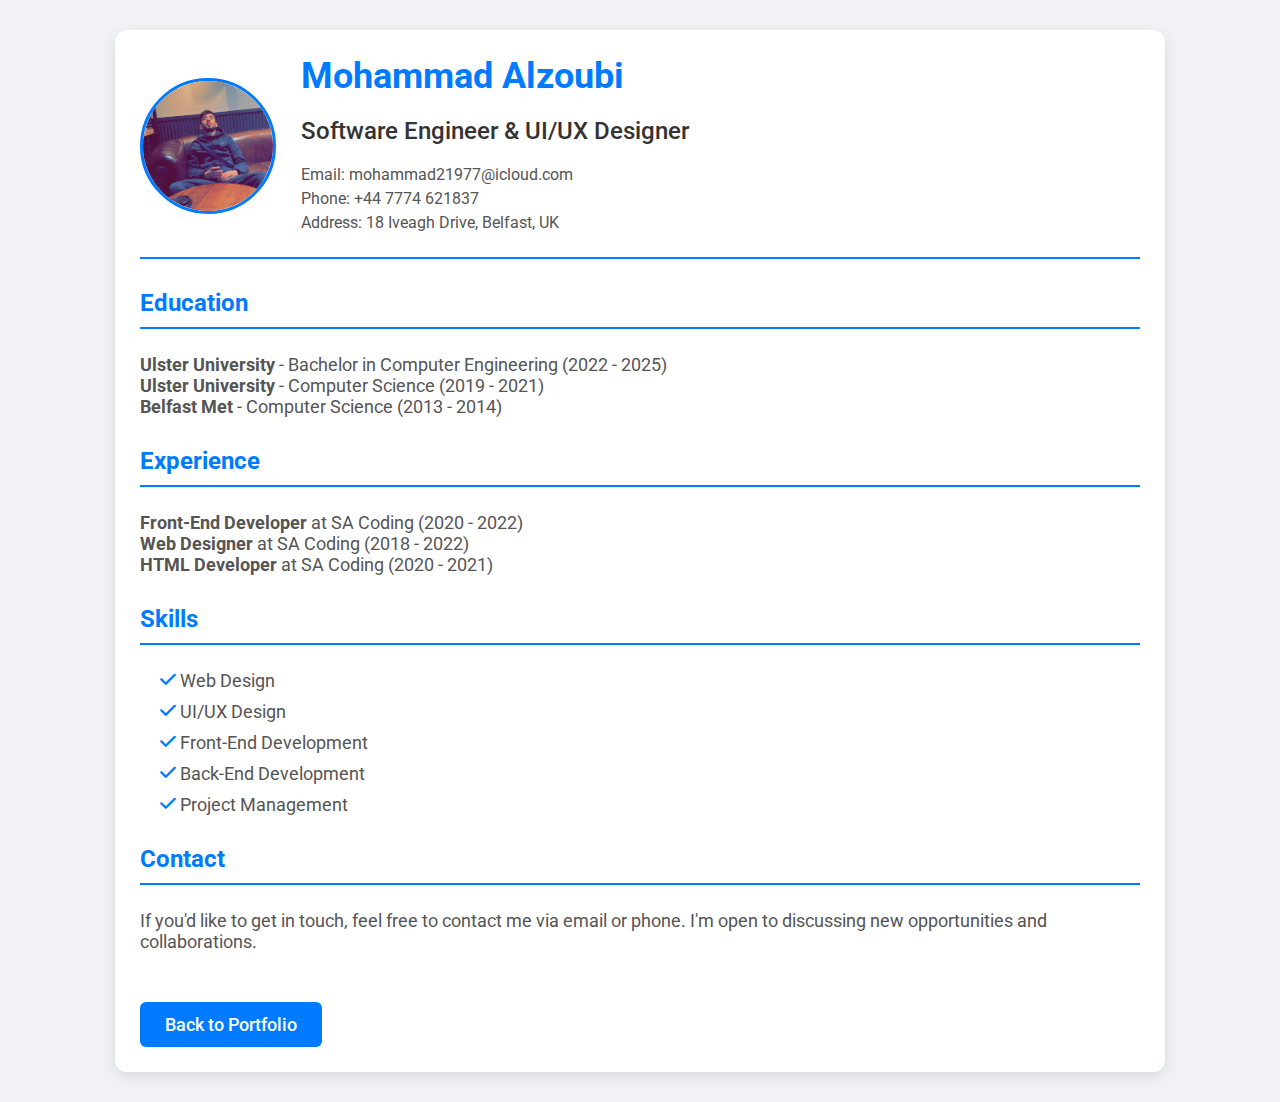
<file: Mohammad.Alzoubi1/cv.html>
<!DOCTYPE html>
<html lang="en">

<head>
    <meta charset="UTF-8">
    <meta http-equiv="X-UA-Compatible" content="IE=edge">
    <meta name="viewport" content="width=device-width, initial-scale=1.0">
    <title>My CV</title>
    <link rel="stylesheet" href="style.css">
    <!-- Bootstrap links -->
    <link href="https://cdn.jsdelivr.net/npm/bootstrap@5.0.2/dist/css/bootstrap.min.css" rel="stylesheet"
        integrity="sha384-EVSTQN3/azprG1Anm3QDgpJLIm9Nao0Yz1ztcQTwFspd3yD65VohhpuuCOmLASjC" crossorigin="anonymous">
    <!-- Font Awesome -->
    <link rel="stylesheet" href="https://cdnjs.cloudflare.com/ajax/libs/font-awesome/6.2.0/css/all.min.css">
    <!-- Fonts -->
    <link rel="preconnect" href="https://fonts.googleapis.com">
    <link rel="preconnect" href="https://fonts.gstatic.com" crossorigin>
    <link href="https://fonts.googleapis.com/css2?family=Roboto:wght@400;500;700&display=swap" rel="stylesheet">
    <style>
        body {
            font-family: 'Roboto', sans-serif;
            background-color: #f0f2f5;
            color: #333;
            margin: 0;
            padding: 0;
        }
        
        .cv-container {
            max-width: 1000px;
            margin: 30px auto;
            background: #fff;
            padding: 25px;
            border-radius: 12px;
            box-shadow: 0 4px 15px rgba(0, 0, 0, 0.1);
            position: relative;
        }

        .cv-header {
            display: flex;
            align-items: center;
            border-bottom: 2px solid #007bff;
            padding-bottom: 20px;
            margin-bottom: 30px;
        }

        .cv-header img {
            border-radius: 50%;
            width: 130px;
            height: 130px;
            object-fit: cover;
            margin-right: 25px;
            border: 3px solid #007bff;
        }

        .cv-header h1 {
            margin: 0;
            color: #007bff;
            font-weight: 700;
            font-size: 36px;
        }

        .cv-header h2 {
            color: #333;
            font-weight: 500;
            font-size: 24px;
        }

        .cv-header p {
            font-size: 16px;
            margin: 5px 0;
            color: #555;
        }

        .section-title {
            border-bottom: 2px solid #007bff;
            padding-bottom: 10px;
            margin-bottom: 25px;
            color: #007bff;
            font-size: 24px;
            font-weight: 700;
        }

        .section {
            margin-bottom: 30px;
        }

        .section p,
        .section ul {
            margin: 0;
            font-size: 18px;
            color: #555;
        }

        .section ul {
            padding-left: 20px;
            list-style: none;
        }

        .section ul li {
            position: relative;
            padding-left: 20px;
            margin-bottom: 10px;
        }

        .section ul li::before {
            content: "\f00c";
            font-family: "Font Awesome 6 Free";
            font-weight: 900;
            position: absolute;
            left: 0;
            top: 0;
            color: #007bff;
        }

        .btn-back {
            display: inline-block;
            margin-top: 20px;
            padding: 12px 25px;
            background-color: #007bff;
            color: #fff;
            text-decoration: none;
            border-radius: 6px;
            text-align: center;
            font-size: 18px;
            font-weight: 500;
            transition: background-color 0.3s ease;
        }

        .btn-back:hover {
            background-color: #0056b3;
        }
    </style>
</head>

<body>

    <div class="cv-container">
        <div class="cv-header">
            <img src="photo/7.JPG" alt="Your Photo">
            <div>
                <h1>Mohammad Alzoubi</h1>
                <h2>Software Engineer & UI/UX Designer</h2>
                <p>Email: mohammad21977@icloud.com</p>
                <p>Phone: +44 7774 621837</p>
                <p>Address: 18 Iveagh Drive, Belfast, UK</p>
            </div>
        </div>

        <div class="section">
            <h2 class="section-title">Education</h2>
            <p><strong>Ulster University</strong> - Bachelor in Computer Engineering (2022 - 2025)</p>
            <p><strong>Ulster University</strong> - Computer Science (2019 - 2021)</p>
            <p><strong>Belfast Met</strong> - Computer Science (2013 - 2014)</p>
        </div>

        <div class="section">
            <h2 class="section-title">Experience</h2>
            <p><strong>Front-End Developer</strong> at SA Coding (2020 - 2022)</p>
            <p><strong>Web Designer</strong> at SA Coding (2018 - 2022)</p>
            <p><strong>HTML Developer</strong> at SA Coding (2020 - 2021)</p>
        </div>

        <div class="section">
            <h2 class="section-title">Skills</h2>
            <ul>
                <li>Web Design</li>
                <li>UI/UX Design</li>
                <li>Front-End Development</li>
                <li>Back-End Development</li>
                <li>Project Management</li>
            </ul>
        </div>

        <div class="section">
            <h2 class="section-title">Contact</h2>
            <p>If you'd like to get in touch, feel free to contact me via email or phone. I'm open to discussing new opportunities and collaborations.</p>
        </div>

        <a href="index.html" class="btn-back">Back to Portfolio</a>
    </div>

    <!-- Bootstrap Scripts -->
    <script src="https://cdn.jsdelivr.net/npm/bootstrap@5.0.2/dist/js/bootstrap.bundle.min.js"
        integrity="sha384-MrcW6ZMFYlzcLA8Nl+NtUVF0sA7MsXsP1UyJoMp4YLEuNSfAP+JcXn/tWtIaxVXM" crossorigin="anonymous"></script>
</body>

</html>
</file>
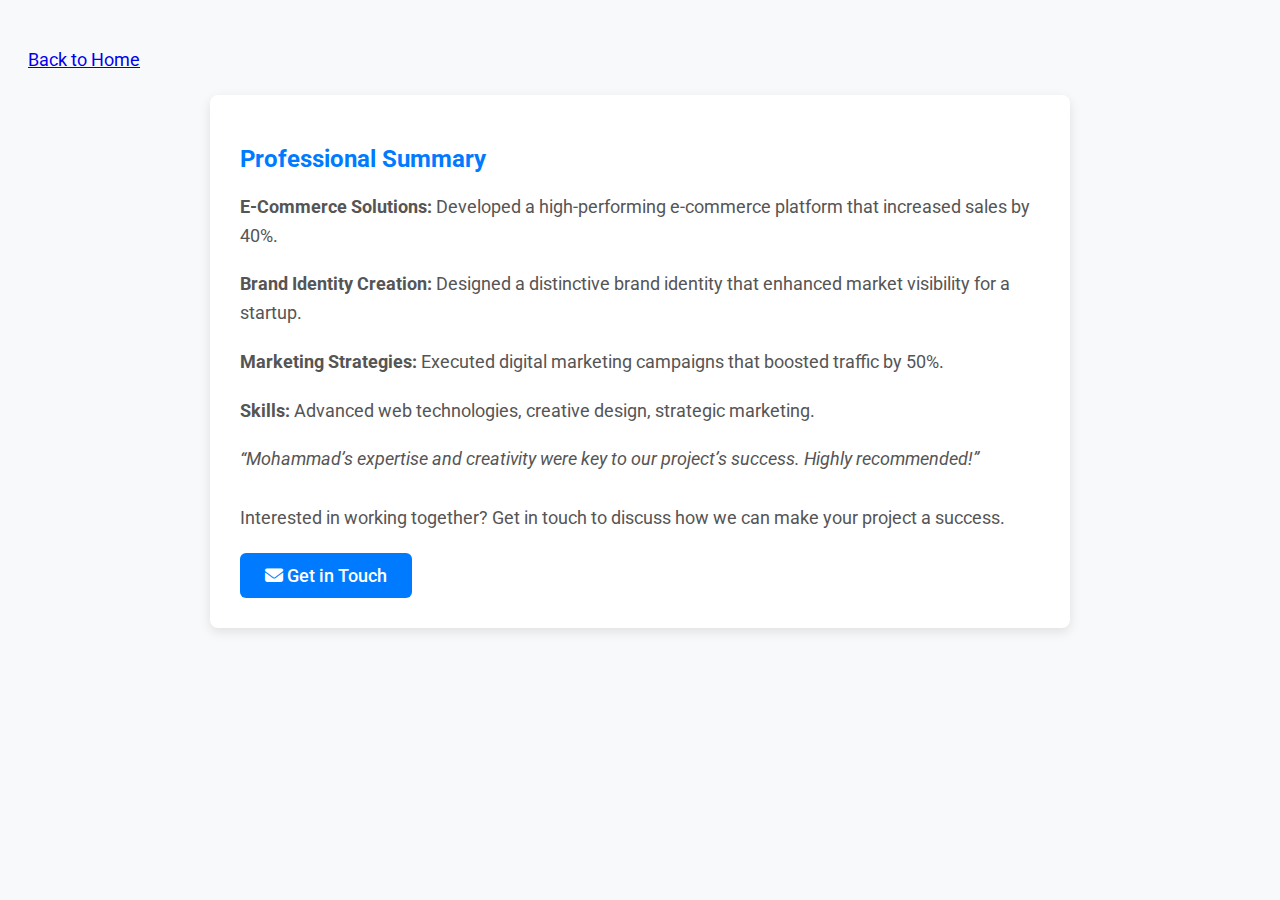
<file: Mohammad.Alzoubi1/Getintouch.html>
<!DOCTYPE html>
<html lang="en">

<head>
    <meta charset="UTF-8">
    <meta http-equiv="X-UA-Compatible" content="IE=edge">
    <meta name="viewport" content="width=device-width, initial-scale=1.0">
    <title>Professional Summary</title>
    <!-- Bootstrap CSS -->
    <link href="https://cdn.jsdelivr.net/npm/bootstrap@5.0.2/dist/css/bootstrap.min.css" rel="stylesheet"
        integrity="sha384-EVSTQN3/azprG1Anm3QDgpJLIm9Nao0Yz1ztcQTwFspd3yD65VohhpuuCOmLASjC" crossorigin="anonymous">
        <p><a href="index.html">Back to Home</a></p>

    <!-- Font Awesome -->
    <link rel="stylesheet" href="https://cdnjs.cloudflare.com/ajax/libs/font-awesome/6.2.0/css/all.min.css">
    <!-- Google Fonts -->
    <link href="https://fonts.googleapis.com/css2?family=Roboto:wght@400;500;700&display=swap" rel="stylesheet">
    <style>
        body {
            font-family: 'Roboto', sans-serif;
            background-color: #f8f9fa;
            color: #333;
            padding: 20px;
        }

        .content {
            max-width: 800px;
            margin: 0 auto;
            background-color: #fff;
            padding: 30px;
            border-radius: 8px;
            box-shadow: 0 4px 12px rgba(0, 0, 0, 0.1);
        }

        h2 {
            color: #007bff;
            margin-bottom: 20px;
            font-weight: 700;
        }

        p {
            font-size: 18px;
            line-height: 1.6;
            margin-bottom: 20px;
            color: #555;
        }

        .client-feedback {
            font-style: italic;
            margin-bottom: 30px;
        }

        .btn-contact {
            display: inline-block;
            padding: 12px 25px;
            background-color: #007bff;
            color: #fff;
            text-decoration: none;
            border-radius: 6px;
            font-size: 18px;
            font-weight: 500;
            transition: background-color 0.3s ease;
            text-align: center;
        }

        .btn-contact:hover {
            background-color: #0056b3;
        }
    </style>
</head>

<body>

    <div class="content">
        <h2>Professional Summary</h2>
        <p><strong>E-Commerce Solutions:</strong> Developed a high-performing e-commerce platform that increased sales by
            40%.</p>
        <p><strong>Brand Identity Creation:</strong> Designed a distinctive brand identity that enhanced market visibility
            for a startup.</p>
        <p><strong>Marketing Strategies:</strong> Executed digital marketing campaigns that boosted traffic by 50%.</p>
        <p><strong>Skills:</strong> Advanced web technologies, creative design, strategic marketing.</p>

        <div class="client-feedback">
            <p>“Mohammad’s expertise and creativity were key to our project’s success. Highly recommended!”</p>
        </div>

        <p>Interested in working together? Get in touch to discuss how we can make your project a success.</p>
        <a href="mailto:mohammad21977@icloud.com" class="btn-contact"><i class="fa-solid fa-envelope"></i> Get in Touch</a>
    </div>

</body>

</html>
</file>
<file: Mohammad.Alzoubi1/style.css>
/* General Styles */
body {
    font-family: 'Abyssinica SIL', serif;
    margin: 0;
    padding: 0;
    color: #333;
    background-color: #f5f5f5;
}

a {
    text-decoration: none;
    color: inherit;
}

.container {
    width: 90%;
    margin: auto;
    max-width: 1200px;
}

/* Navbar Styles */
.navbar {
    background-color: #343a40;
    padding: 10px 20px;
}

.navbar-brand {
    color: #ffffff;
    font-size: 24px;
    font-weight: bold;
}

.navbar-nav .nav-link {
    color: #ffffff !important;
    margin-right: 15px;
}

.navbar-nav .nav-link:hover {
    color: #adb5bd !important;
}

.navbar-toggler {
    border: none;
}

.navbar-toggler span {
    color: #ffffff;
}

#btncv, #btncv2 {
    background-color: #007bff;
    border: none;
    color: #ffffff;
    padding: 10px 20px;
    border-radius: 5px;
    cursor: pointer;
    font-size: 16px;
    transition: background-color 0.3s ease;
}

#btncv:hover, #btncv2:hover {
    background-color: #0056b3;
}

/* Home Section */
.home {
    position: relative;
    color: #ffffff;
    text-align: center;
    padding: 60px 0;
}

.slider {
    position: relative;
    overflow: hidden;
    height: 100vh;
}

.slide {
    width: 100%;
    height: 100vh;
    object-fit: cover;
    position: absolute;
    top: 0;
    left: 0;
    opacity: 0;
    transition: opacity 1s ease-in-out;
}

.slide.active {
    opacity: 1;
}

.content {
    position: absolute;
    top: 50%;
    left: 50%;
    transform: translate(-50%, -50%);
    padding: 20px;
    max-width: 600px;
}

.content h5 {
    font-size: 24px;
    margin-bottom: 10px;
}

.content h3 {
    font-size: 36px;
    margin: 10px 0;
}

.content h2 {
    font-size: 48px;
    margin: 10px 0;
}

.content p {
    font-size: 18px;
    line-height: 1.5;
}

button {
    padding: 10px 20px;
    border: none;
    color: #ffffff;
    background-color: #007bff;
    cursor: pointer;
    border-radius: 5px;
    font-size: 16px;
    transition: background-color 0.3s ease;
}

button:hover {
    background-color: #0056b3;
}

/* About Section */
#about {
    padding: 60px 0;
}

#about .card img {
    width: 100%;
    height: auto;
    border-radius: 10px;
}

#about h3 {
    font-size: 32px;
    margin-bottom: 15px;
}

#about h5 {
    font-size: 24px;
    color: #007bff;
    margin-bottom: 20px;
}

#about h2 {
    font-size: 24px;
    margin: 10px 0;
}

#about p {
    font-size: 18px;
    line-height: 1.5;
}

/* Services Section */
#services {
    padding: 60px 0;
    background-color: #ffffff;
}

#services h3 {
    font-size: 32px;
    margin-bottom: 20px;
}

#services p {
    font-size: 18px;
    line-height: 1.5;
    margin-bottom: 40px;
}

.card {
    background: #ffffff;
    border: 1px solid #ddd;
    border-radius: 10px;
    padding: 20px;
    text-align: center;
    transition: transform 0.3s ease, box-shadow 0.3s ease;
}

.card i {
    font-size: 40px;
    margin-bottom: 10px;
    color: #007bff;
}

.card:hover {
    transform: translateY(-10px);
    box-shadow: 0 4px 8px rgba(0, 0, 0, 0.2);
}

/* Resume Section */
#resume {
    padding: 60px 0;
}

.hr {
    border-top: 2px solid #007bff;
    margin: 30px 0;
}

#resume h5, #resume h1 {
    text-align: center;
    margin-bottom: 20px;
}

#resume h3 {
    font-size: 28px;
    margin-bottom: 10px;
}

#resume h2 {
    font-size: 22px;
    margin-bottom: 10px;
}

#resume p {
    font-size: 18px;
    line-height: 1.5;
    margin-bottom: 15px;
}

/* Portfolio Section */
#portfolio {
    padding: 60px 0;
}

#portfolio h1 {
    text-align: center;
    font-size: 36px;
    margin-bottom: 20px;
}

#portfolio p {
    text-align: center;
    font-size: 18px;
    margin-bottom: 40px;
}

.card img {
    width: 100%;
    height: auto;
    border-radius: 10px;
}

/* Contact Section */
#contact {
    padding: 60px 0;
}

#contact h1 {
    font-size: 36px;
    margin-bottom: 20px;
}

#contact p {
    font-size: 18px;
    line-height: 1.5;
}

input[type="text"],
input[type="email"],
textarea {
    width: 100%;
    padding: 10px;
    margin-bottom: 20px;
    border: 1px solid #ddd;
    border-radius: 5px;
    font-size: 16px;
}

textarea {
    resize: vertical;
}

#btncontact {
    background-color: #007bff;
    border: none;
    color: #ffffff;
    padding: 10px 20px;
    border-radius: 5px;
    cursor: pointer;
    font-size: 16px;
    transition: background-color 0.3s ease;
}

#btncontact:hover {
    background-color: #0056b3;
}

/* Footer Styles */
#footer {
    background-color: #343a40;
    color: #ffffff;
    padding: 20px 0;
    text-align: center;
}

#footer .icons i {
    font-size: 24px;
    margin: 0 10px;
    color: #ffffff;
    transition: color 0.3s ease;
}

#footer .icons i:hover {
    color: #007bff;
}

#footer .copyright, #footer .credite {
    margin-top: 10px;
}

#footer .credite a {
    color: #007bff;
    text-decoration: none;
}

#footer .credite a:hover {
    text-decoration: underline;
}

/* Arrow Up Button */
.arrow {
    position: fixed;
    bottom: 20px;
    right: 20px;
    background-color: #007bff;
    border-radius: 50%;
    padding: 10px;
    color: #ffffff;
    font-size: 24px;
    text-align: center;
    cursor: pointer;
    display: none;
    transition: background-color 0.3s ease;
}

.arrow:hover {
    background-color: #0056b3;
}
</file>
